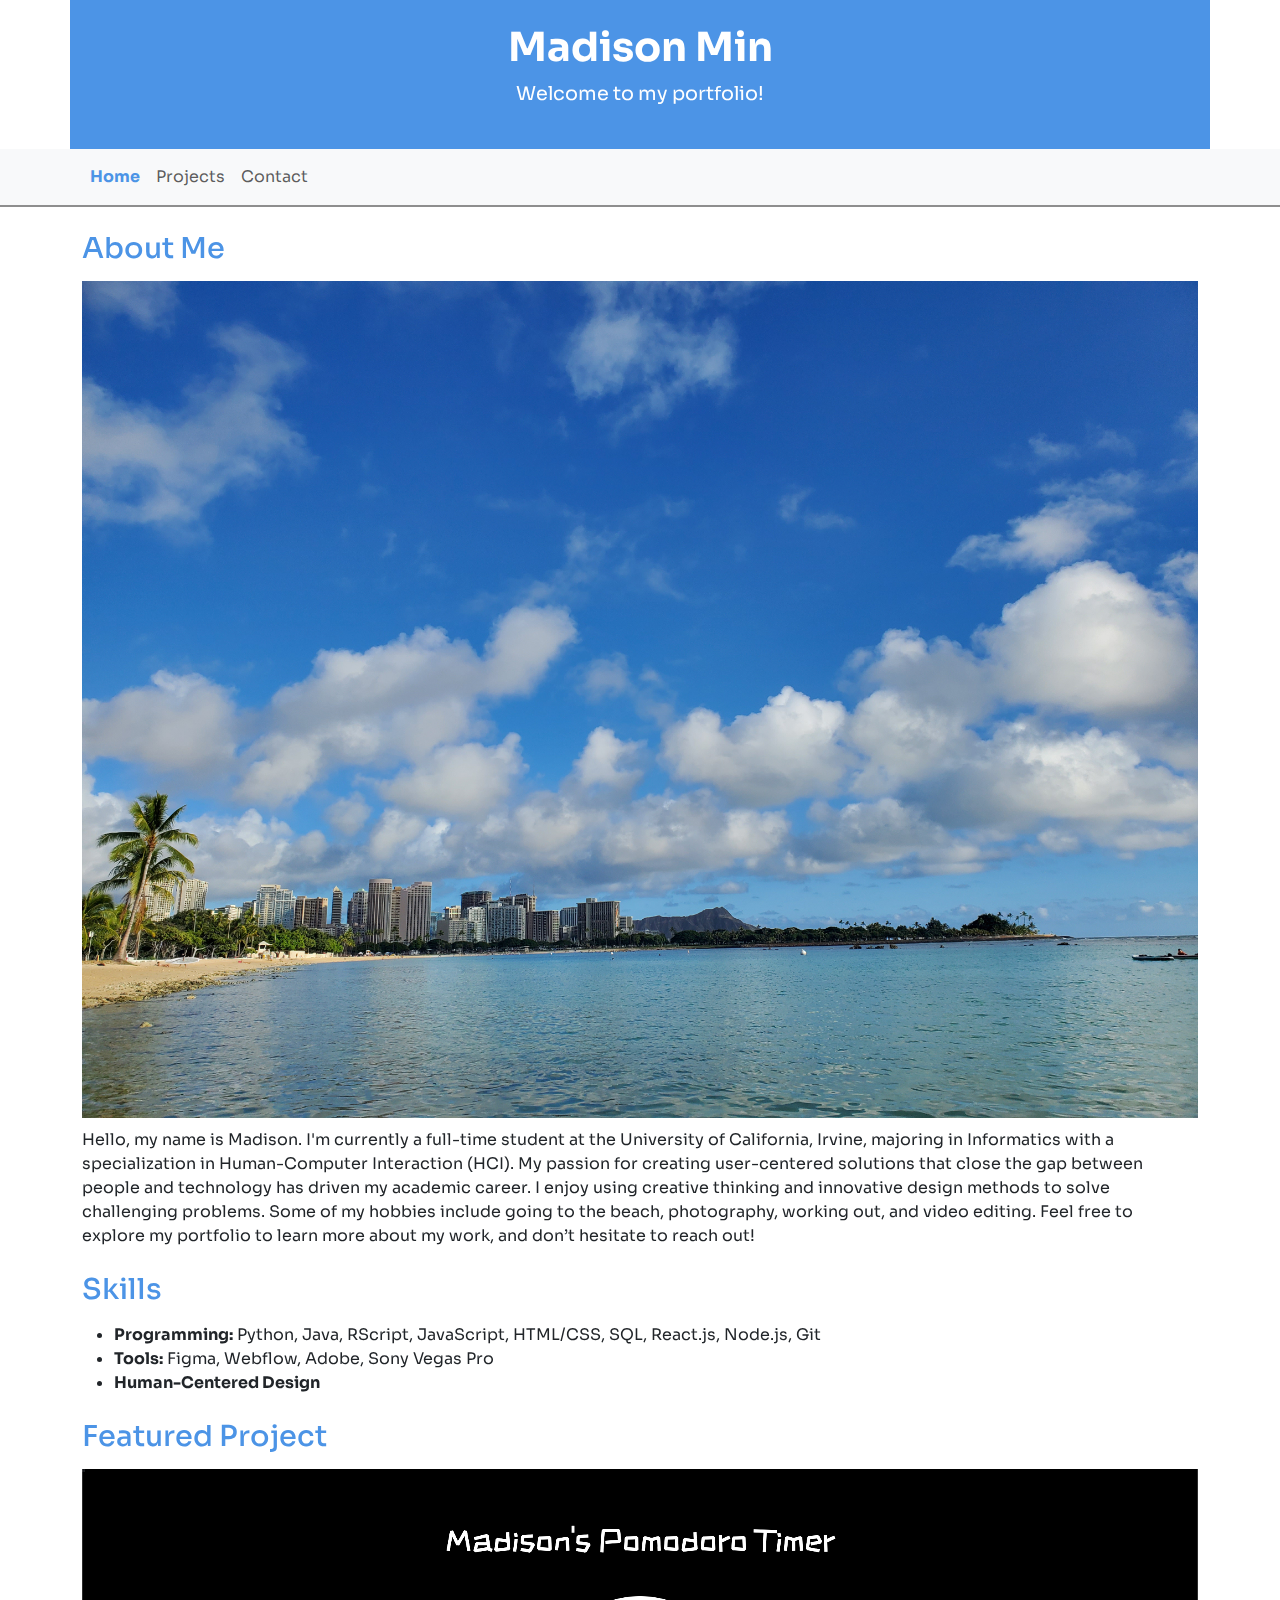
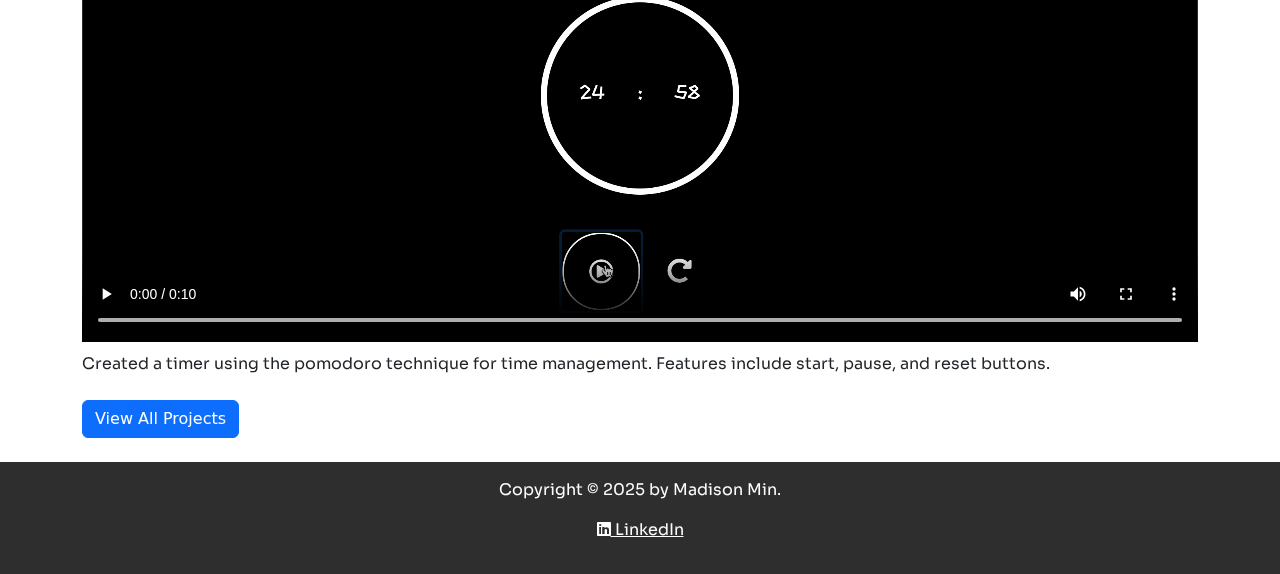
<file: index.html>
<!doctype html>
<html lang="en">

<!-- 
WRITTEN BY: Madison Min 
EMAIL: mdmin@uci.edu 
-->

<head>
  <meta charset="utf-8">
  <meta name="viewport" content="width=device-width, initial-scale=1.0">
  <meta name="author" content="Madison Min">
  <meta name="description" content="A portfolio that shows my projects, skills, and information about me.">
  
  <!-- External Stylesheet -->
  <link rel="stylesheet" href="styles.css">
  
  <!-- Bootstrap CSS -->
  <link rel="stylesheet" href="https://cdn.jsdelivr.net/npm/bootstrap@5.3.0/dist/css/bootstrap.min.css">
  
  <!-- Google Font -->
  <link href="https://fonts.googleapis.com/css2?family=Sora:wght@400;700&display=swap" rel="stylesheet">
  
  <!-- Title -->
  <title>Madison's Portfolio</title>
</head>

<body>
  <!-- Header Section -->
  <header class="container text-center py-4">
    <h1>Madison Min</h1>
    <p>Welcome to my portfolio!</p>
  </header>

  <!-- Navigation -->
  <nav class="navbar navbar-expand-lg navbar-light bg-light">
    <div class="container">
      <button class="navbar-toggler" type="button" data-bs-toggle="collapse" data-bs-target="#navbarNav">
      </button>
      <div class="collapse navbar-collapse" id="navbarNav">
        <ul class="navbar-nav">
          <li class="nav-item"><a class="nav-link active" href="index.html">Home</a></li>
          <li class="nav-item"><a class="nav-link" href="projects.html">Projects</a></li>
          <li class="nav-item"><a class="nav-link" href="contact.html">Contact</a></li>
        </ul>
      </div>
    </div>
  </nav>
  

  <!-- Main Content -->
  <main class="container py-4">
    <section>
      <h2>About Me</h2>
      <img src="images/hawaii.jpg" alt="Picture of Waikiki Beach" class="img-fluid">
      <p style="padding-top: 10px;">Hello, my name is Madison. I'm currently a full-time student at the University of California, Irvine, majoring in Informatics with a specialization in Human-Computer Interaction (HCI). My passion for creating user-centered solutions that close the gap between people and technology has driven my academic career. I enjoy using creative thinking and innovative design methods to solve challenging problems. Some of my hobbies include going to the beach, photography, working out, and video editing. Feel free to explore my portfolio to learn more about my work, and don’t hesitate to reach out!</p>
    </section>

    <section>
      <h2>Skills</h2>
      <ul>
        <li><strong>Programming:</strong> Python, Java, RScript, JavaScript, HTML/CSS, SQL, React.js, Node.js, Git</li>
        <li><strong>Tools:</strong> Figma, Webflow, Adobe, Sony Vegas Pro</li>
        <li><strong>Human-Centered Design</strong></li>
      </ul>
    </section>    

    <section class="mt-4">
      <h2>Featured Project</h2>
      <video controls width="1000" height="400">
        <source src="videos/pomodorovideo.mp4" type="video/mp4">
        Your browser does not support the video tag.</a>.
      </video>
      <p style="padding-top: 10px;">Created a timer using the pomodoro technique for time management.
        Features include start, pause, and reset buttons.</p>
      <a href="projects.html" class="btn btn-primary">View All Projects</a>
    </section>
  </main>

  <!-- Footer Section -->
  <footer class="text-white text-center py-3">
    <p>Copyright &copy; 2025 by Madison Min.</p>
    <p>
      <a href="https://www.linkedin.com/in/madison-min-1912ba32b/" class="text-white" target="_blank">
        <em class="fab fa-linkedin"></em> LinkedIn
      </a>
    </p>
  </footer>

<link href="https://cdnjs.cloudflare.com/ajax/libs/font-awesome/6.0.0/css/all.min.css" rel="stylesheet">

  <!-- Bootstrap JS -->
  <script src="https://cdn.jsdelivr.net/npm/bootstrap@5.3.0/dist/js/bootstrap.bundle.min.js"></script>
</body>
</html>
</file>
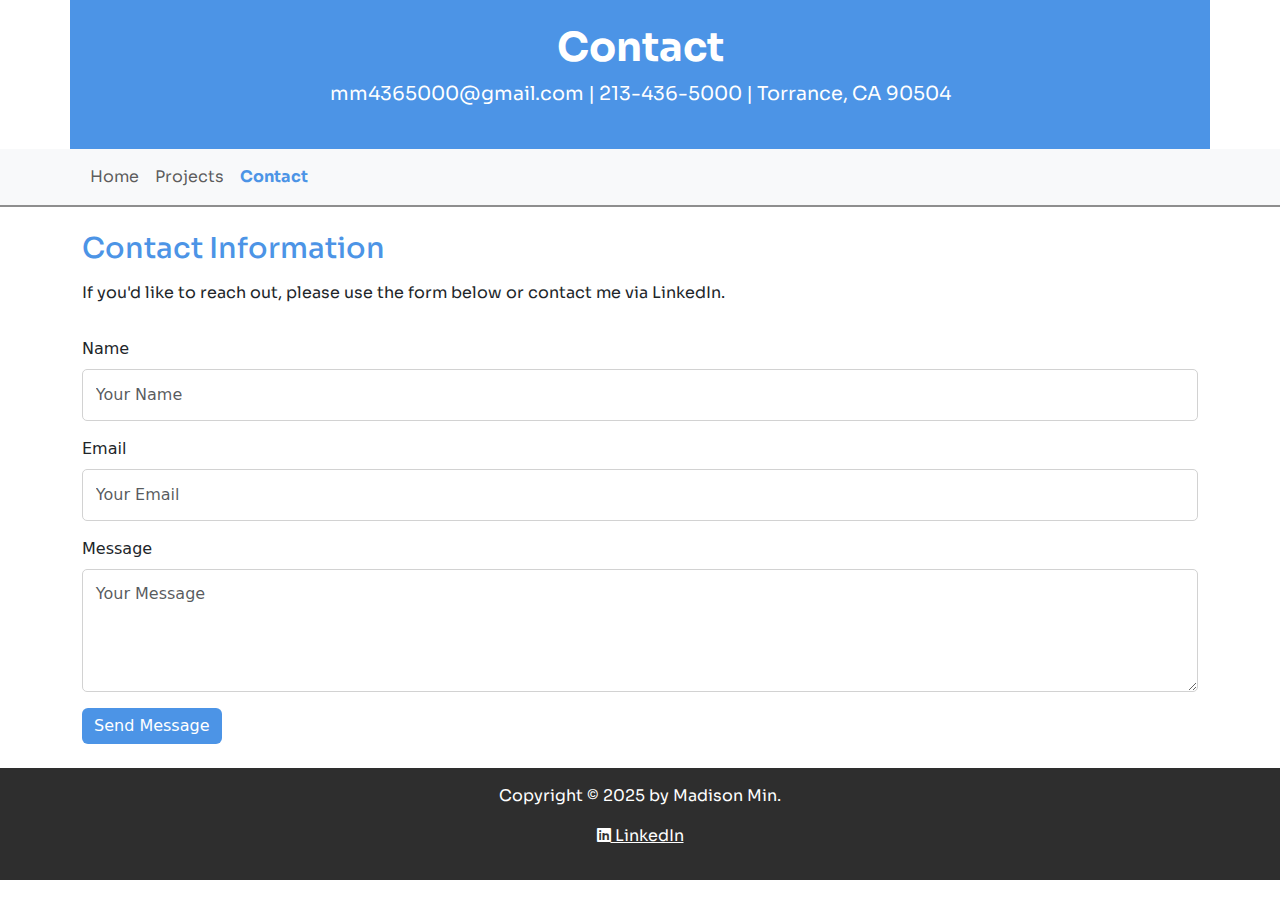
<file: contact.html>
<!doctype html>
<html lang="en">

<!-- 
WRITTEN BY: Madison Min 
EMAIL: mdmin@uci.edu 
-->

<head>
  <meta charset="utf-8">
  <meta name="viewport" content="width=device-width, initial-scale=1.0">
  <meta name="author" content="Madison Min">
  <meta name="description" content="Contact Madison Min.">
  
  <!-- External Stylesheet -->
  <link rel="stylesheet" href="styles.css">
  
  <!-- Bootstrap CSS -->
  <link rel="stylesheet" href="https://cdn.jsdelivr.net/npm/bootstrap@5.3.0/dist/css/bootstrap.min.css">
  
  <!-- Google Font -->
  <link href="https://fonts.googleapis.com/css2?family=Sora:wght@400;700&display=swap" rel="stylesheet">
  
  <!-- Title -->
  <title>Contact - Madison Min</title>
</head>

<body>
  <!-- Header Section -->
  <header class="container text-center py-4">
    <h1>Contact</h1>
    <p>mm4365000@gmail.com | 213-436-5000 | Torrance, CA 90504</p>
  </header>

  <!-- Navigation -->
  <nav class="navbar navbar-expand-lg navbar-light bg-light">
    <div class="container">
      <button class="navbar-toggler" type="button" data-bs-toggle="collapse" data-bs-target="#navbarNav">
      </button>
      <div class="collapse navbar-collapse" id="navbarNav">
        <ul class="navbar-nav">
            <li class="nav-item"><a class="nav-link" href="index.html">Home</a></li>
          <li class="nav-item"><a class="nav-link" href="projects.html">Projects</a></li>
          <li class="nav-item"><a class="nav-link active" href="contact.html">Contact</a></li>
        </ul>
      </div>
    </div>
  </nav>

  <!-- Main Content -->
  <main class="container py-4">
    <section>
      <h2>Contact Information</h2>
      <p>If you'd like to reach out, please use the form below or contact me via LinkedIn.</p>
      
      <!-- Contact Form -->
      <form class="contact-form" action="https://api.web3forms.com/submit" method="POST">
        <input type="hidden" name="access_key" value="a4d18e19-60ee-421a-8f69-18a67c0130ba">
        <input type="hidden" name="subject" value="New Contact Form Submission from Web3Forms">
        <input type="hidden" name="from_name" value="My Website">
        
        <div class="mb-3">
          <label for="name" class="form-label">Name</label>
          <input type="text" id="name" name="name" class="form-control" placeholder="Your Name" required>
        </div>
        
        <div class="mb-3">
          <label for="email" class="form-label">Email</label>
          <input type="email" id="email" name="email" class="form-control" placeholder="Your Email" required>
        </div>
        
        <div class="mb-3">
          <label for="message" class="form-label">Message</label>
          <textarea id="message" name="message" class="form-control" rows="4" placeholder="Your Message" required></textarea>
        </div>
        
        <button type="submit" class="btn btn-primary">Send Message</button>
      </form>      
    </section>
  </main>

  <!-- Footer Section -->
  <footer class="text-white text-center py-3">
    <p>Copyright &copy; 2025 by Madison Min.</p>
    <p>
      <a href="https://www.linkedin.com/in/madison-min-1912ba32b/" class="text-white" target="_blank">
        <em class="fab fa-linkedin"></em> LinkedIn
      </a>
    </p>
  </footer>

<link href="https://cdnjs.cloudflare.com/ajax/libs/font-awesome/6.0.0/css/all.min.css" rel="stylesheet">

  <!-- Bootstrap JS -->
  <script src="https://cdn.jsdelivr.net/npm/bootstrap@5.3.0/dist/js/bootstrap.bundle.min.js"></script>
</body>
</html>
</file>
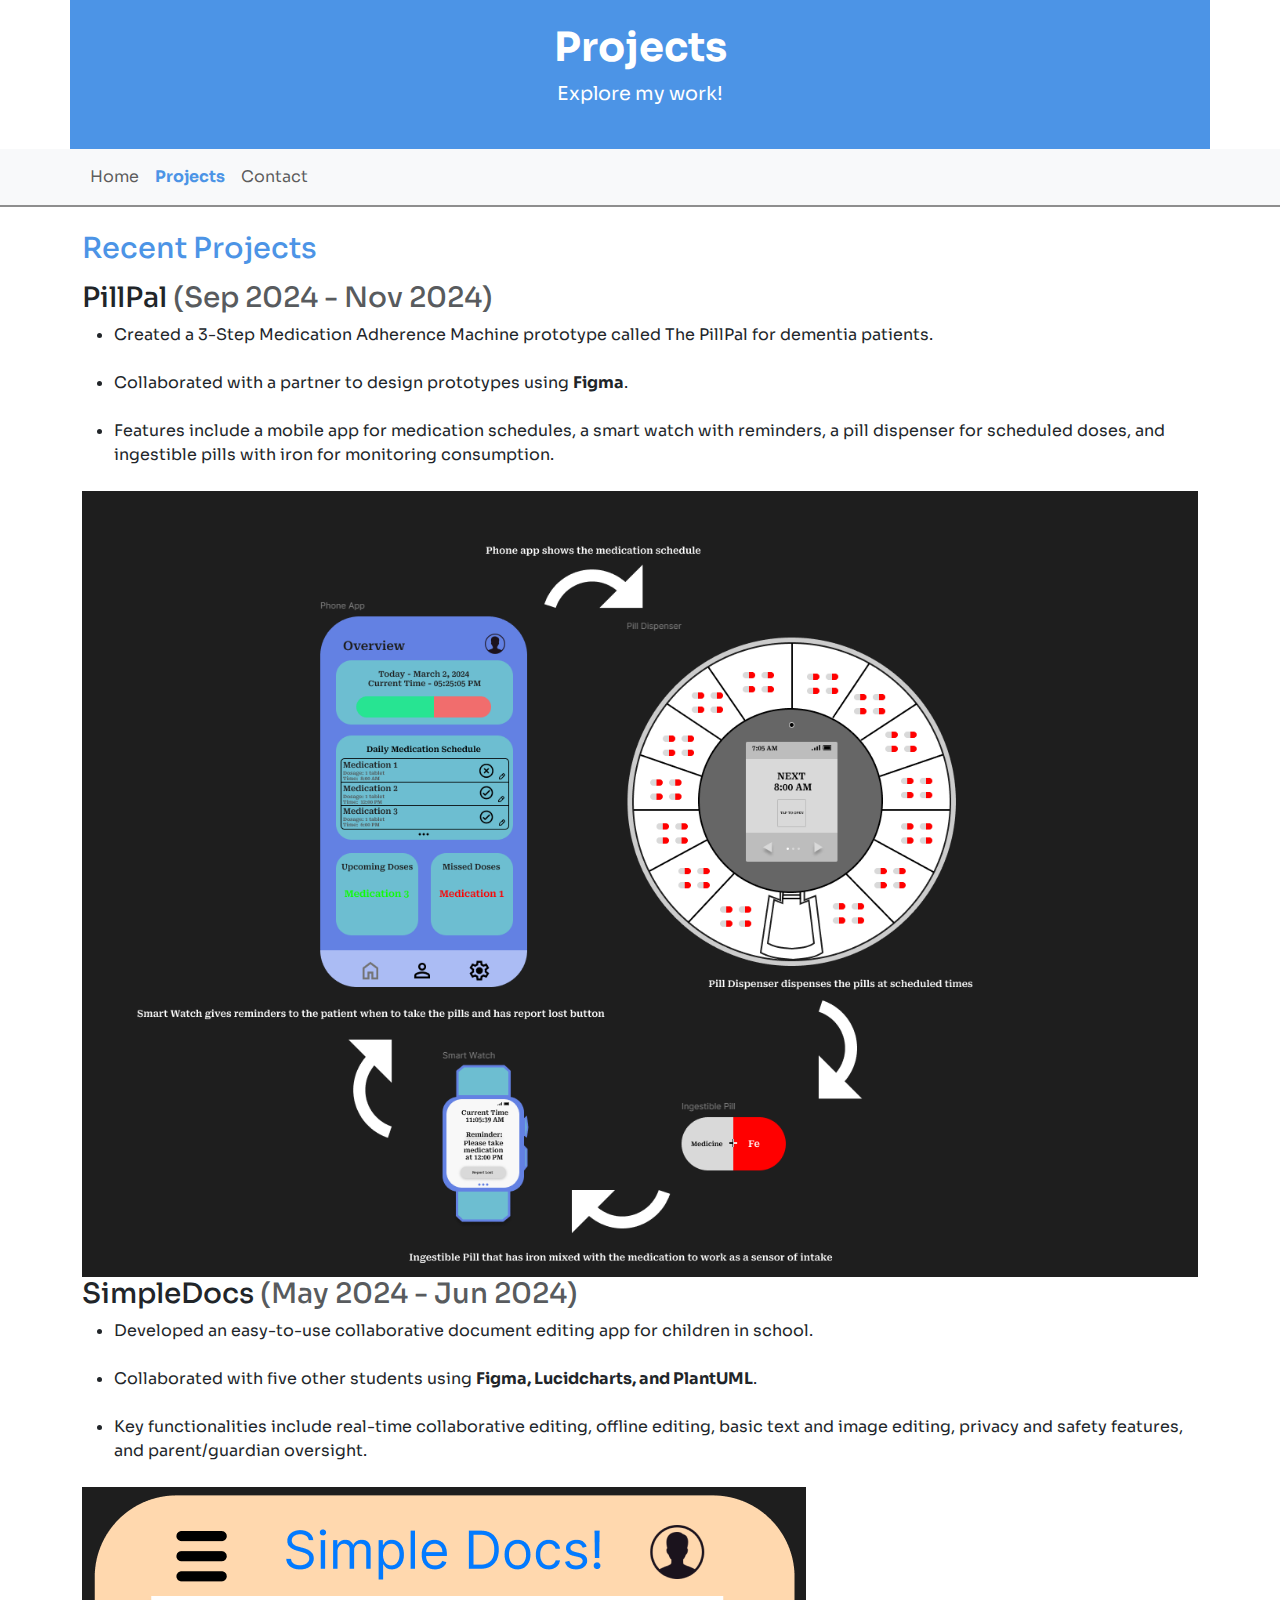
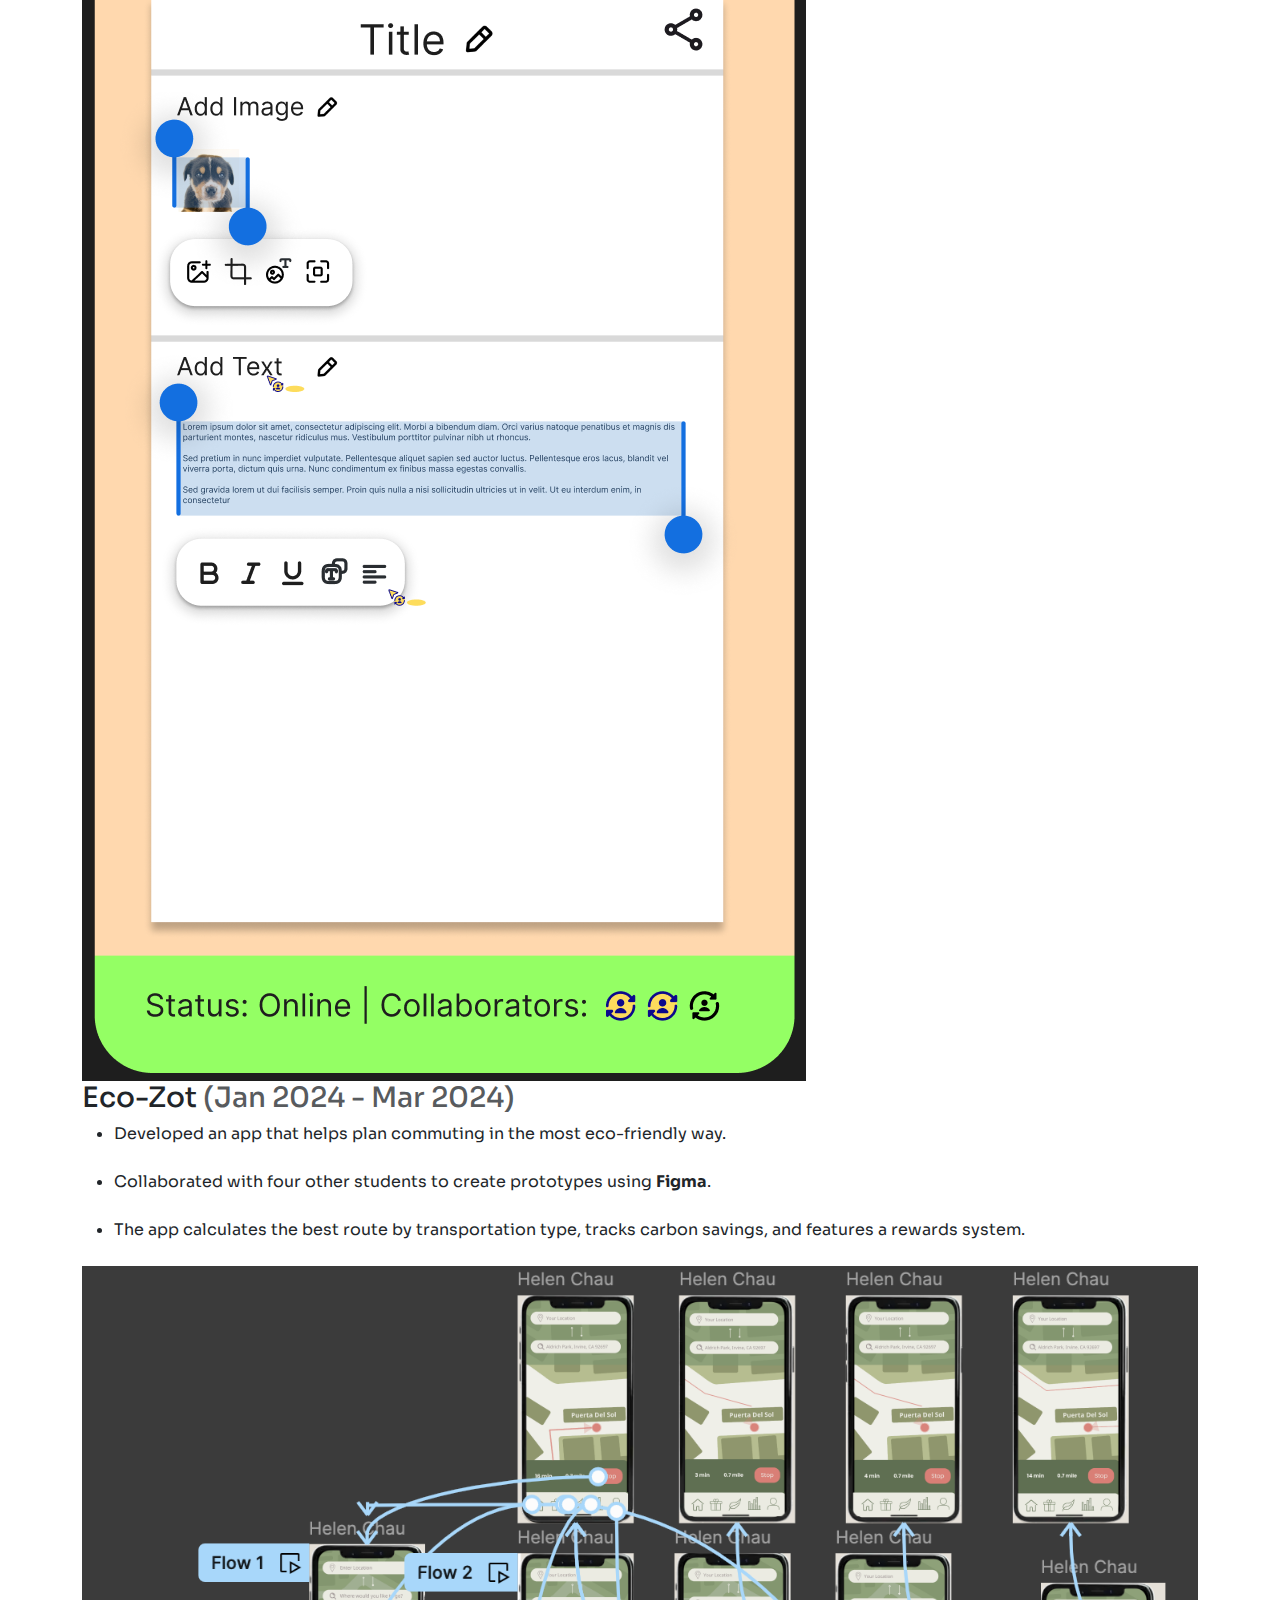
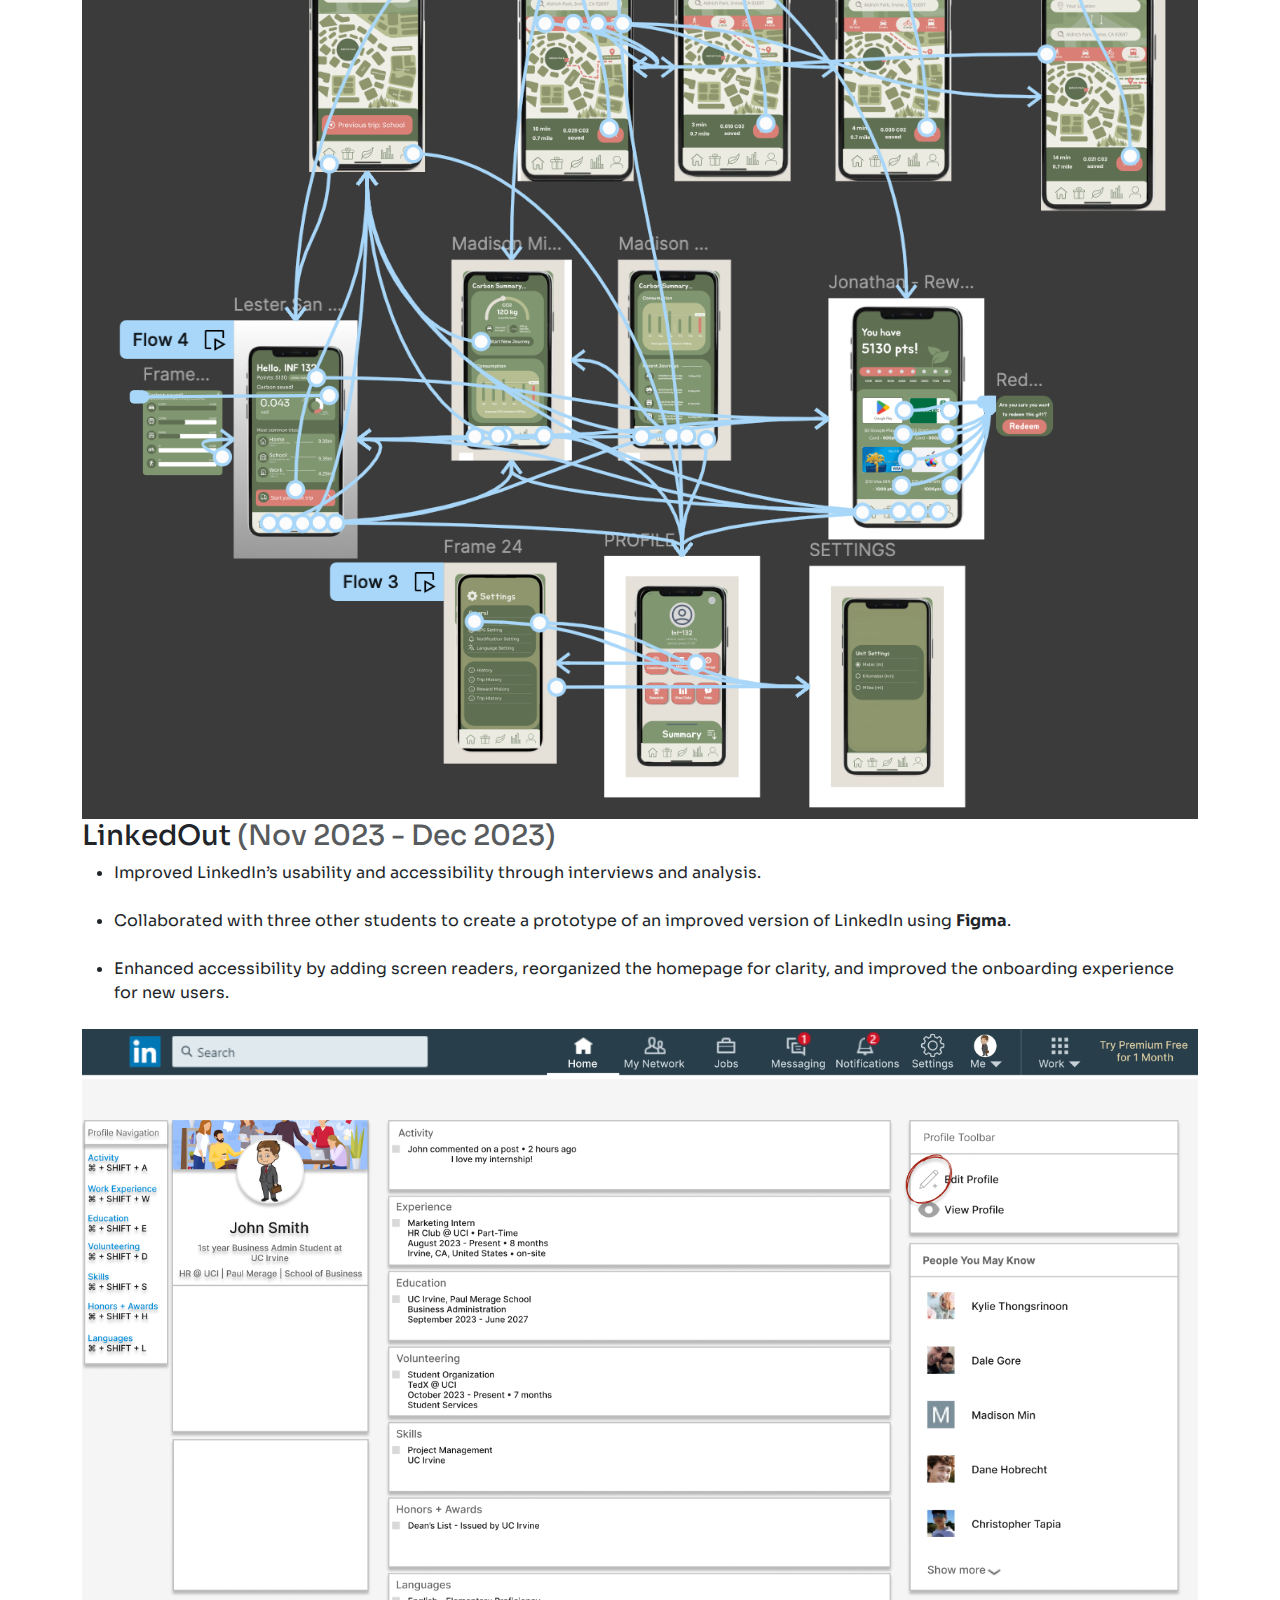
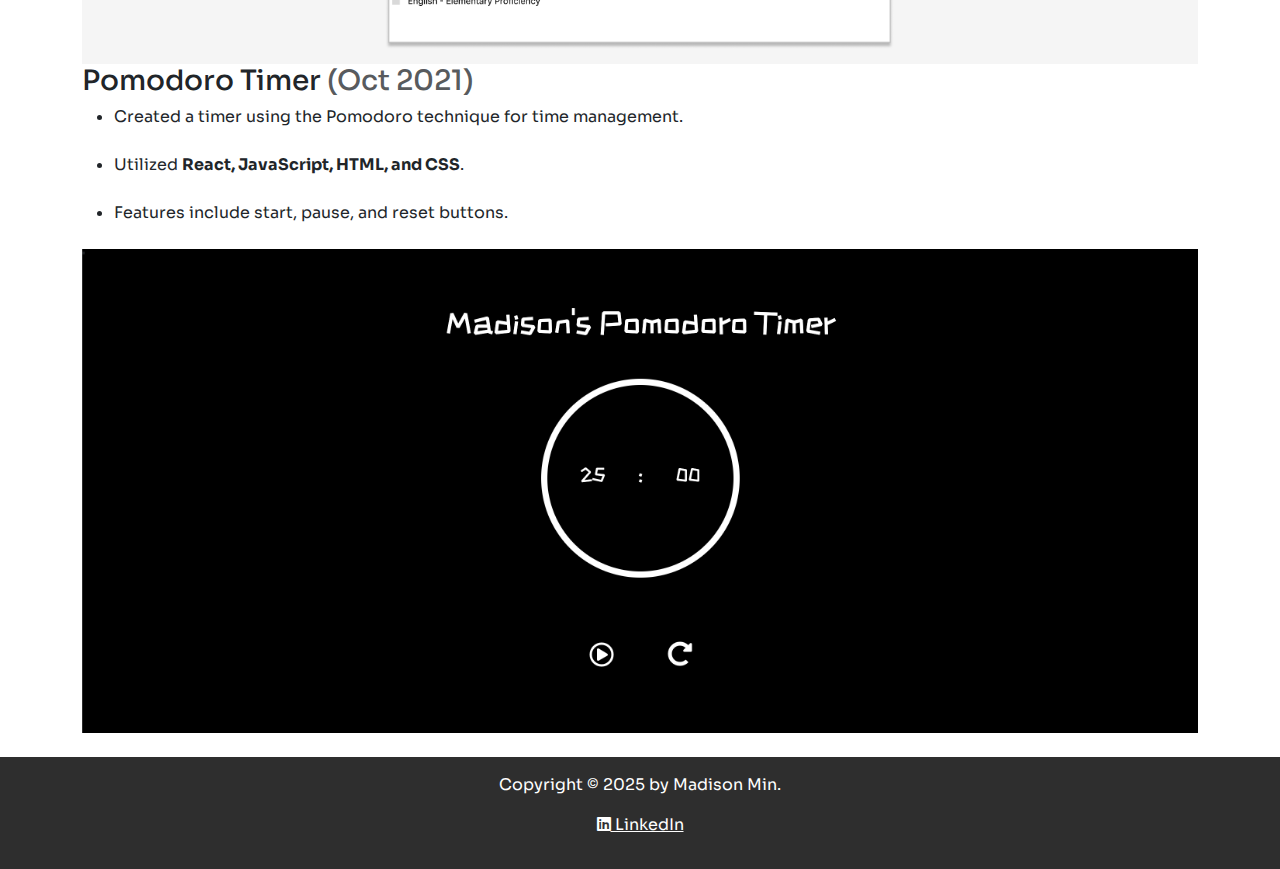
<file: projects.html>
<!doctype html>
<html lang="en">

<!-- 
WRITTEN BY: Madison Min 
EMAIL: mdmin@uci.edu 
-->

<head>
  <meta charset="utf-8">
  <meta name="viewport" content="width=device-width, initial-scale=1.0">
  <meta name="author" content="Madison Min">
  <meta name="description" content="A portfolio showcasing Madison's projects.">
  
  <!-- External Stylesheet -->
  <link rel="stylesheet" href="styles.css">
  
  <!-- Bootstrap CSS -->
  <link rel="stylesheet" href="https://cdn.jsdelivr.net/npm/bootstrap@5.3.0/dist/css/bootstrap.min.css">
  
  <!-- Google Font -->
  <link href="https://fonts.googleapis.com/css2?family=Sora:wght@400;700&display=swap" rel="stylesheet">
  
  <!-- Title -->
  <title>Projects - Madison Min</title>
</head>

<body>
  <!-- Header Section -->
  <header class="container text-center py-4">
    <h1>Projects</h1>
    <p>Explore my work!</p>
  </header>

  <!-- Navigation -->
  <nav class="navbar navbar-expand-lg navbar-light bg-light">
    <div class="container">
      <button class="navbar-toggler" type="button" data-bs-toggle="collapse" data-bs-target="#navbarNav">
      </button>
      <div class="collapse navbar-collapse" id="navbarNav">
        <ul class="navbar-nav">
            <li class="nav-item"><a class="nav-link" href="index.html">Home</a></li>
          <li class="nav-item"><a class="nav-link active" href="projects.html">Projects</a></li>
          <li class="nav-item"><a class="nav-link" href="contact.html">Contact</a></li>
        </ul>
      </div>
    </div>
  </nav>
  

  <!-- Main Content -->
  <main class="container py-4">
    <section>
      <h2>Recent Projects</h2>

    <h3>PillPal <span class="text-muted">(Sep 2024 - Nov 2024)</span></h3>
    <ul>
      <li><p>Created a 3-Step Medication Adherence Machine prototype called The PillPal for dementia patients.</p></li>
      <li><p>Collaborated with a partner to design prototypes using <strong>Figma</strong>.</p></li>
      <li><p>Features include a mobile app for medication schedules, a smart watch with reminders, a pill dispenser for scheduled doses, and ingestible pills with iron for monitoring consumption.</p></li>
    </ul>
    <img src="images/pillpal.png" alt="Screenshot of PillPal project" class="img-fluid">

    <h3>SimpleDocs <span class="text-muted">(May 2024 - Jun 2024)</span></h3>
    <ul>
      <li><p>Developed an easy-to-use collaborative document editing app for children in school.</p></li>
      <li><p>Collaborated with five other students using <strong>Figma, Lucidcharts, and PlantUML</strong>.</p></li>
      <li><p>Key functionalities include real-time collaborative editing, offline editing, basic text and image editing, privacy and safety features, and parent/guardian oversight.</p></li>
    </ul>
    <img src="images/simpledocs.png" alt="Screenshot of SimpleDocs project" class="img-fluid">

    <h3>Eco-Zot <span class="text-muted">(Jan 2024 - Mar 2024)</span></h3>
    <ul>
      <li><p>Developed an app that helps plan commuting in the most eco-friendly way.</p></li>
      <li><p>Collaborated with four other students to create prototypes using <strong>Figma</strong>.</p></li>
      <li><p>The app calculates the best route by transportation type, tracks carbon savings, and features a rewards system.</p></li>
    </ul>
    <img src="images/ecozot.png" alt="Screenshot of Eco-Zot project" class="img-fluid">

    <h3>LinkedOut <span class="text-muted">(Nov 2023 - Dec 2023)</span></h3>
    <ul>
      <li><p>Improved LinkedIn’s usability and accessibility through interviews and analysis.</p></li>
      <li><p>Collaborated with three other students to create a prototype of an improved version of LinkedIn using <strong>Figma</strong>.</p></li>
      <li><p>Enhanced accessibility by adding screen readers, reorganized the homepage for clarity, and improved the onboarding experience for new users.</p></li>
    </ul>
    <img src="images/linkedout.png" alt="Screenshot of LinkedOut project" class="img-fluid">

    <h3>Pomodoro Timer <span class="text-muted">(Oct 2021)</span></h3>
    <ul>
      <li><p>Created a timer using the Pomodoro technique for time management.</p></li>
      <li><p>Utilized <strong>React, JavaScript, HTML, and CSS</strong>.</p></li>
      <li><p>Features include start, pause, and reset buttons.</p></li>
    </ul>
    <img src="images/pomodoro.png" alt="Screenshot of Pomodoro Timer project" class="img-fluid">
    </section>
  </main>

  <!-- Footer Section -->
  <footer class="text-white text-center py-3">
    <p>Copyright &copy; 2025 by Madison Min.</p>
    <p>
      <a href="https://www.linkedin.com/in/madison-min-1912ba32b/" class="text-white" target="_blank">
        <em class="fab fa-linkedin"></em> LinkedIn
      </a>
    </p>
  </footer>

<link href="https://cdnjs.cloudflare.com/ajax/libs/font-awesome/6.0.0/css/all.min.css" rel="stylesheet">

  <!-- Bootstrap JS -->
  <script src="https://cdn.jsdelivr.net/npm/bootstrap@5.3.0/dist/js/bootstrap.bundle.min.js"></script>
</body>
</html>
</file>
<file: styles.css>
/* Body and Font Styling */
  body {
    font-family: 'Sora', sans-serif;
  }
  
  h1, h2, h3, p, ul, li, nav, footer {
    font-family: 'Sora', sans-serif;
  }
  
  /* Header Section */
  header {
    background-color: #4c94e6;
    color: white;
    padding: 2rem 0;
    text-align: center;
  }
  
  header h1 {
    font-size: 2.5rem;
    font-weight: 700;
  }
  
  header p {
    font-size: 1.2rem;
  }
  
  /* Navbar */
  .navbar {
    border-bottom: 2px solid #8e8e8e;
  }
  
  .nav-link.active {
    font-weight: bold;
    color: #4c94e6 !important;
  }

  .navbar-toggler:hover {
  background-color: #4c94e6;
  border-color: #003e6d;
}
  
  /* Main Content */
  main {
    padding: 2rem;
  }
  
  main h2 {
    font-size: 1.8rem;
    margin-bottom: 1rem;
    color: #4c94e6;
  }
  
  main p {
    font-size: 1rem;
    margin-bottom: 1.5rem;
  }
  
  main img {
    max-width: 100%;
    height: auto;
  }  
  
  /* Footer */
  footer {
    background-color: #2e2e2e;
    color: white;
    text-align: center;
    padding: 1rem 0;
  }
  
  /* Contact Form */
  form {
    margin-top: 2rem;
  }
  
  form .form-control {
    border-radius: 5px;
    border: 1px solid #d2d2d2;
    padding: 0.8rem;
  }
  
  form .btn {
    background-color: #4c94e6;
    color: white;
    border: none;
    transition: background-color 0.3s ease;
  }
  
  form .btn:hover {
    background-color: #357cba;
  }
  
  /* Responsive Design */
  @media (max-width: 768px) {
    header h1 {
      font-size: 2rem;
    }
  
    header p {
      font-size: 1rem;
    }
  
    main {
      padding: 1rem;
    }
  
    .navbar-brand {
      font-size: 1.2rem;
    }
  
    footer {
      font-size: 0.9rem;
    }
  }
  footer i {
    font-size: 1.5rem;
  }
  
  @media (max-width: 768px) {
    footer i {
      font-size: 1.2rem;
    }
  }

  @media (max-width: 768px) {
    .video-container {
      padding: 0.5rem;
    }
  
    video {
      width: 100%;
      height: auto;
    }
  }

  /* Video */
  video {
    width: 100%;
    height: auto;
    max-width: 100%;
    display: block;
    margin: 0 auto;
  }
</file>
